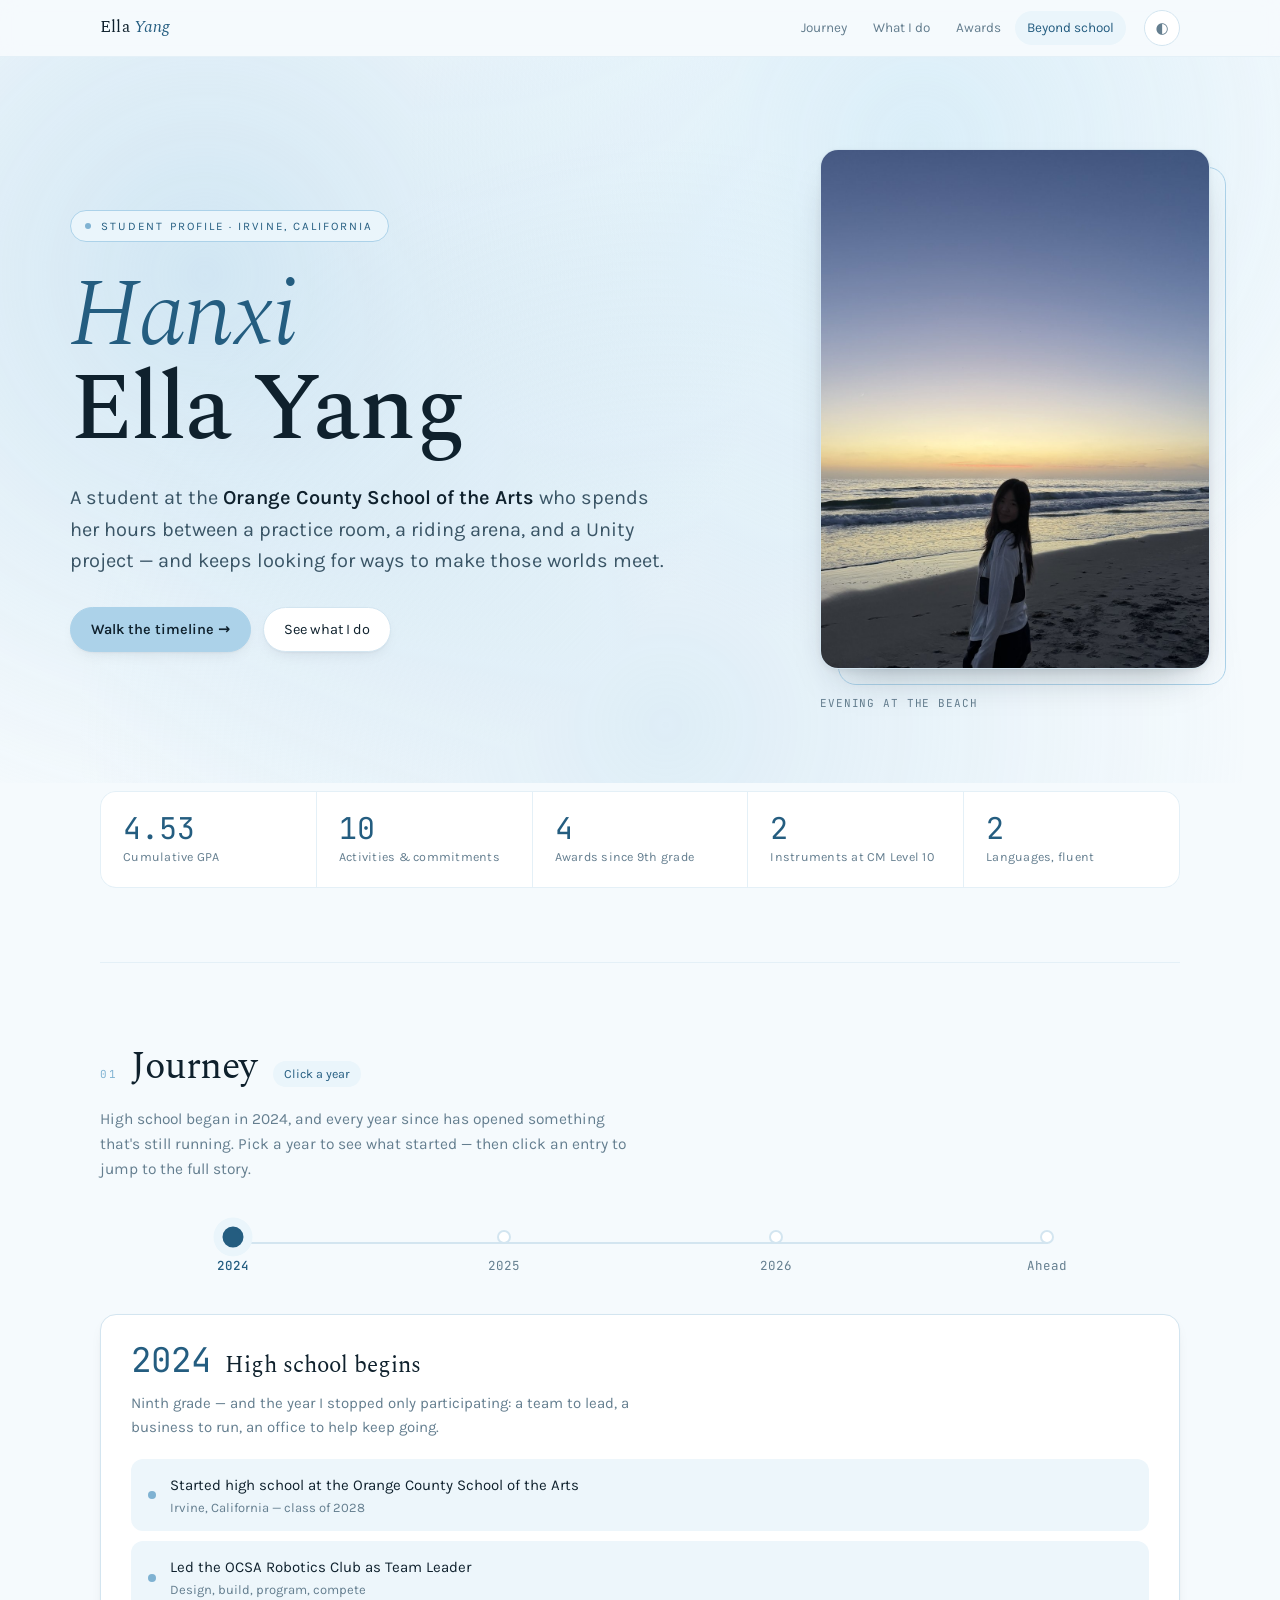
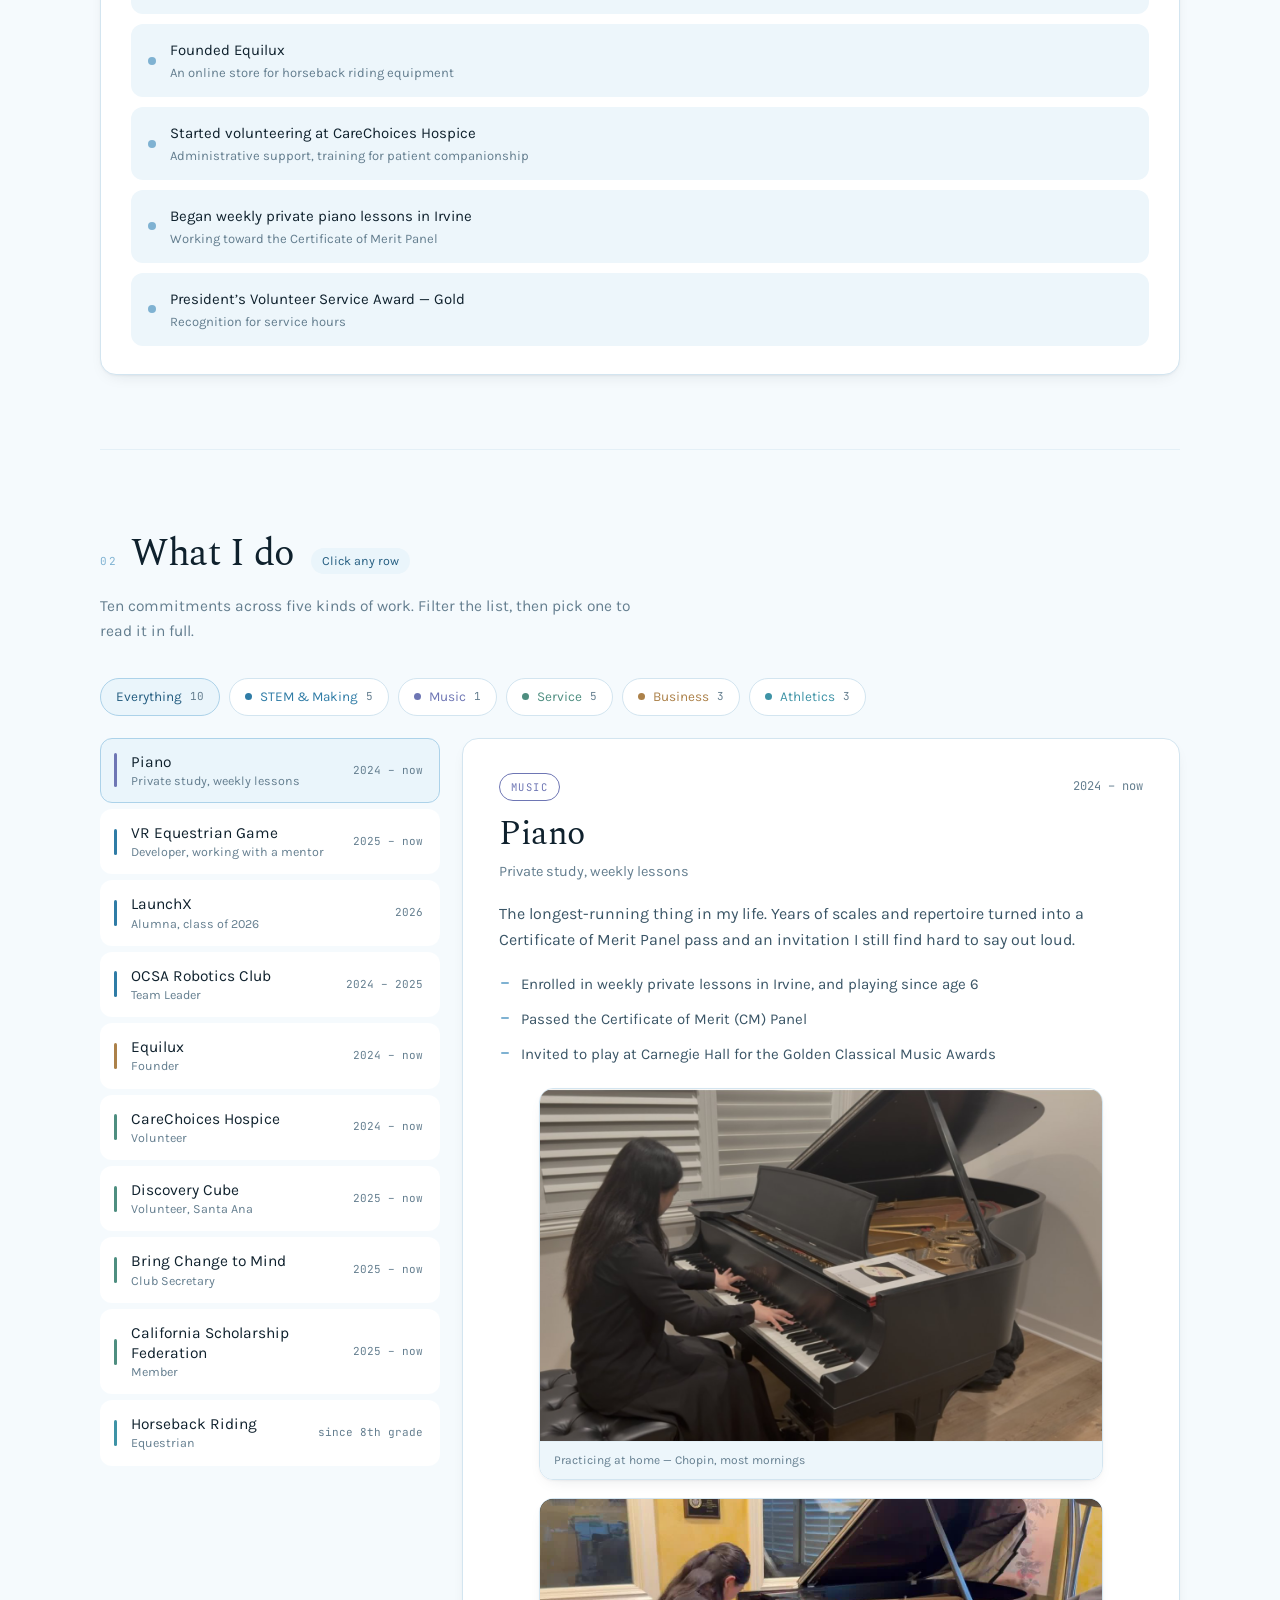
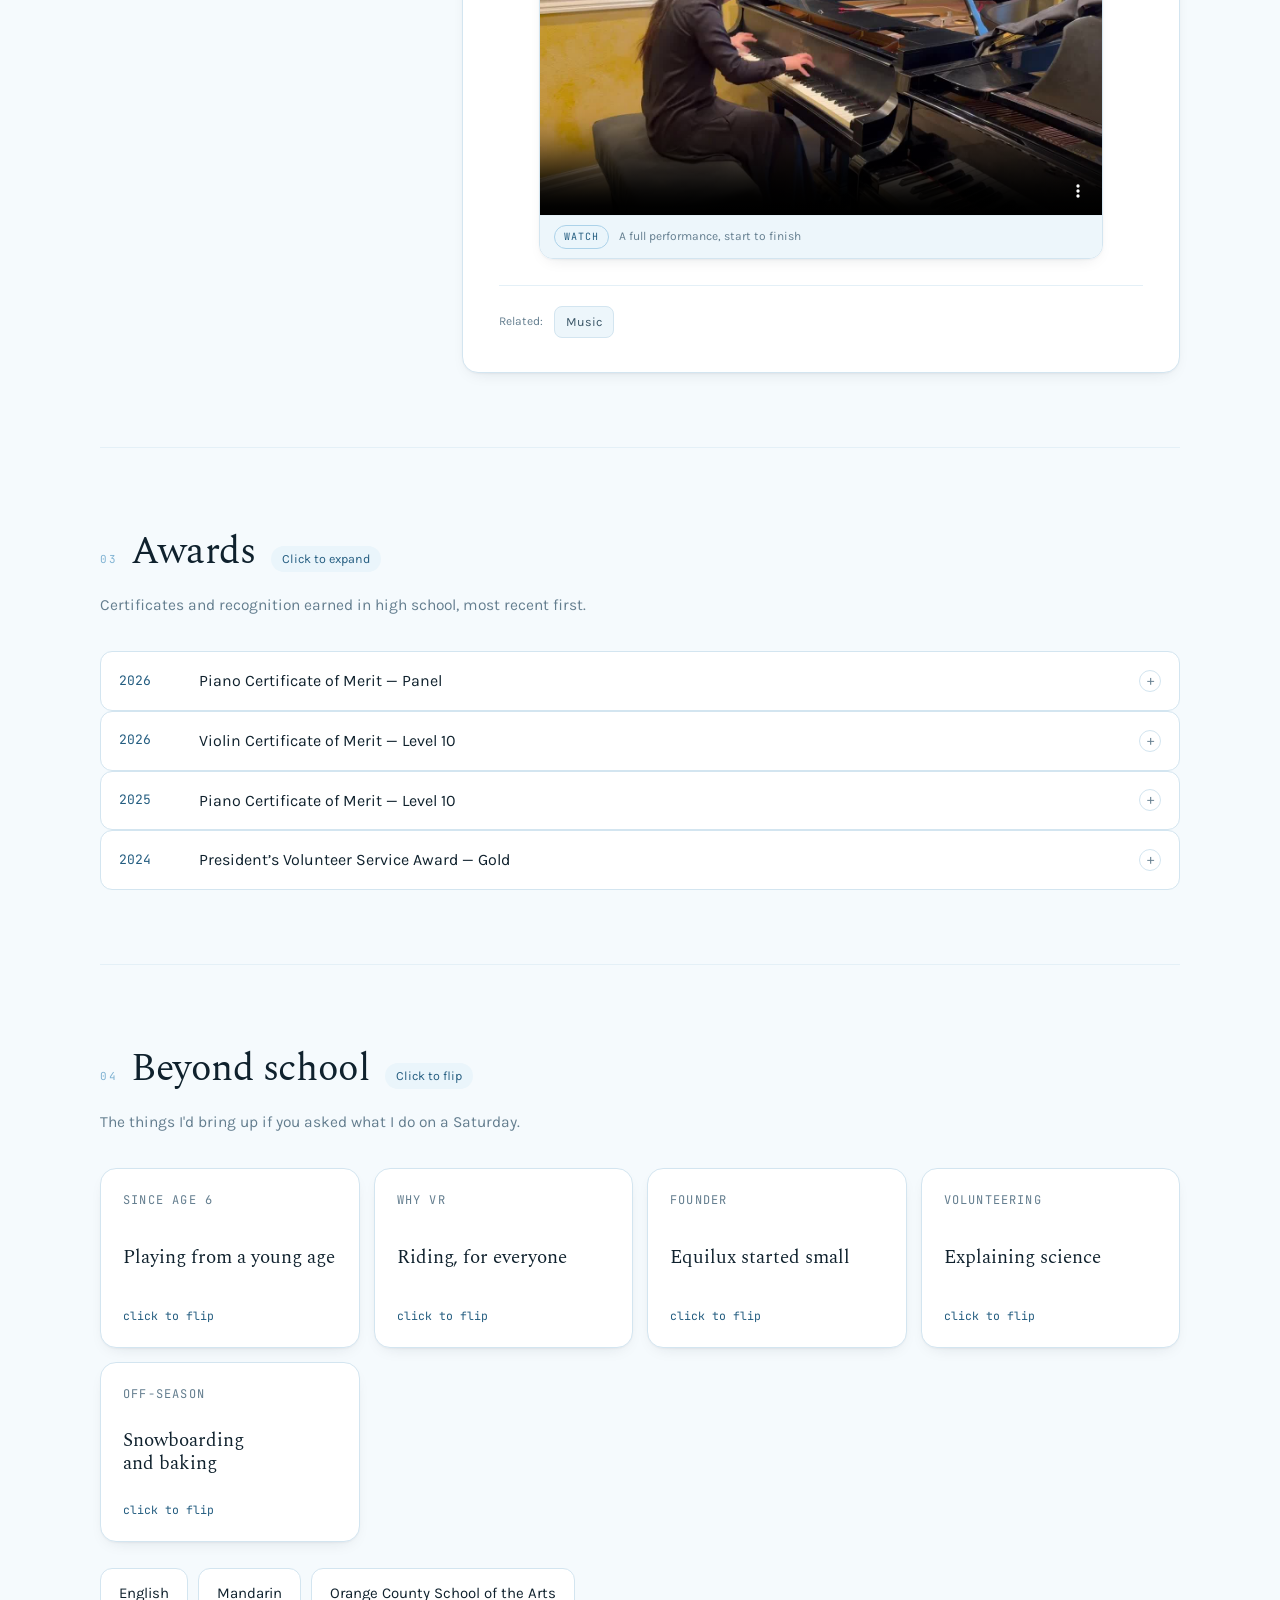
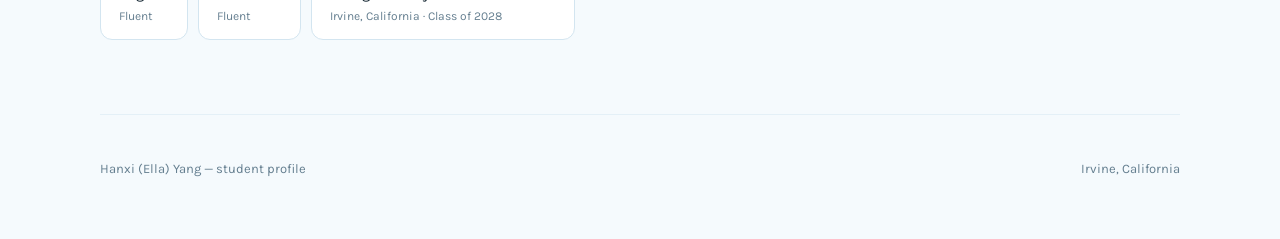
<file: index.html>
<!doctype html>
<html lang="en" data-theme="light">
<head>
<meta charset="utf-8">
<meta name="viewport" content="width=device-width, initial-scale=1">
<title>Ella Yang</title>
<link rel="preconnect" href="https://fonts.googleapis.com">
<link rel="preconnect" href="https://fonts.gstatic.com" crossorigin>
<link rel="stylesheet" href="https://fonts.googleapis.com/css2?family=Spectral:ital,wght@0,300;0,400;0,500;1,300;1,400&family=Karla:wght@300;400;500;600&family=JetBrains+Mono:wght@400;500&display=swap">
<link rel="stylesheet" href="styles.css">
</head>
<body>

<div class="top">
  <div class="top-in">
    <span class="brand">Ella <em>Yang</em></span>
    <nav class="jump" id="jump" aria-label="Sections">
      <a href="#journey" class="on">Journey</a>
      <a href="#work">What I do</a>
      <a href="#awards">Awards</a>
      <a href="#beyond">Beyond school</a>
    </nav>
    <button class="tbtn" id="themeBtn" type="button" aria-label="Switch light or dark theme">◐</button>
  </div>
</div>

<header class="hero">
  <canvas id="wash" aria-hidden="true"></canvas>
  <div class="wrap hero-in">
    <div class="hero-copy">
      <span class="kicker"><span class="pulse"></span>Student profile · Irvine, California</span>
      <h1><span class="l1">Hanxi</span><span class="l2">Ella Yang</span></h1>
      <p class="lede">A student at the <b>Orange County School of the Arts</b> who spends her hours between a practice room, a riding arena, and a Unity project — and keeps looking for ways to make those worlds meet.</p>
      <div class="cta">
        <button class="btn primary" type="button" data-scroll="#journey">Walk the timeline →</button>
        <button class="btn" type="button" data-scroll="#work">See what I do</button>
      </div>
    </div>
    <figure class="hero-art">
      <span class="frame"><img id="heroImg" alt="Ella standing on the beach at sunset"></span>
      <figcaption>Evening at the beach</figcaption>
    </figure>
  </div>
</header>

<main class="wrap">

  <section id="glance" style="border-top:0;padding-top:0">
    <div class="stats" id="stats">
      <div class="stat"><span class="v mono" data-to="4.53" data-dec="2">0.00</span><span class="k">Cumulative GPA</span></div>
      <div class="stat"><span class="v mono" data-to="10">0</span><span class="k">Activities &amp; commitments</span></div>
      <div class="stat"><span class="v mono" data-to="4">0</span><span class="k">Awards since 9th grade</span></div>
      <div class="stat"><span class="v mono" data-to="2">0</span><span class="k">Instruments at CM Level 10</span></div>
      <div class="stat"><span class="v mono" data-to="2">0</span><span class="k">Languages, fluent</span></div>
    </div>
  </section>

  <section id="journey">
    <div class="shead"><span class="n">01</span><h2>Journey</h2><span class="hint">Click a year</span></div>
    <p class="slede">High school began in 2024, and every year since has opened something that's still running. Pick a year to see what started — then click an entry to jump to the full story.</p>

    <div class="rail">
      <div class="rail-line" id="railLine" aria-hidden="true"></div>
      <div class="rail-fill" id="railFill" aria-hidden="true"></div>
      <div class="rail-btns" id="rail" role="tablist" aria-label="Choose a year"></div>
    </div>

    <div class="yearcard" id="yearCard" role="tabpanel" aria-live="polite"></div>
  </section>

  <section id="work">
    <div class="shead"><span class="n">02</span><h2>What I do</h2><span class="hint">Click any row</span></div>
    <p class="slede">Ten commitments across five kinds of work. Filter the list, then pick one to read it in full.</p>

    <div class="filters" id="filters" role="group" aria-label="Filter by category">
      <button class="chip" data-cat="all" aria-pressed="true">Everything <span class="ct" data-count="all"></span></button>
      <button class="chip" data-cat="stem" aria-pressed="false" style="color:var(--c-stem)"><span class="dot"></span>STEM &amp; Making <span class="ct" data-count="stem"></span></button>
      <button class="chip" data-cat="music" aria-pressed="false" style="color:var(--c-music)"><span class="dot"></span>Music <span class="ct" data-count="music"></span></button>
      <button class="chip" data-cat="service" aria-pressed="false" style="color:var(--c-service)"><span class="dot"></span>Service <span class="ct" data-count="service"></span></button>
      <button class="chip" data-cat="business" aria-pressed="false" style="color:var(--c-business)"><span class="dot"></span>Business <span class="ct" data-count="business"></span></button>
      <button class="chip" data-cat="sport" aria-pressed="false" style="color:var(--c-sport)"><span class="dot"></span>Athletics <span class="ct" data-count="sport"></span></button>
    </div>

    <div class="explorer">
      <div class="list" id="list" role="tablist" aria-label="Activities" aria-orientation="vertical"></div>
      <article class="detail" id="detail" role="tabpanel" aria-live="polite"></article>
    </div>
  </section>

  <section id="awards">
    <div class="shead"><span class="n">03</span><h2>Awards</h2><span class="hint">Click to expand</span></div>
    <p class="slede">Certificates and recognition earned in high school, most recent first.</p>
    <div class="awards" id="awards"></div>
  </section>

  <section id="beyond">
    <div class="shead"><span class="n">04</span><h2>Beyond school</h2><span class="hint">Click to flip</span></div>
    <p class="slede">The things I'd bring up if you asked what I do on a Saturday.</p>
    <div class="beyond" id="factGrid"></div>
    <div class="langs">
      <div class="lang"><span class="n">English</span><span class="m">Fluent</span></div>
      <div class="lang"><span class="n">Mandarin</span><span class="m">Fluent</span></div>
      <div class="lang"><span class="n">Orange County School of the Arts</span><span class="m">Irvine, California · Class of 2028</span></div>
    </div>
  </section>

  <footer>
    <span>Hanxi (Ella) Yang — student profile</span>
    <span>Irvine, California</span>
  </footer>
</main>

<script src="script.js"></script>
</body>
</html>
</file>
<file: styles.css>
/* ============ tokens ============ */
:root{
  --sky-100:#EAF5FB;
  --sky-200:#BEE1F3;
  --sky-300:#ACD2E9;
  --sky-400:#7FB2D2;
  --sky-600:#245D80;
  --sky-700:#1A465F;

  --paper:#F5FAFD;
  --surface:#FFFFFF;
  --surface-2:#EDF6FB;
  --line:#D3E5F0;
  --line-soft:#E4F0F7;

  --ink:#0F212D;
  --ink-2:#3A5566;
  --muted:#647E8F;

  --amber:#C08A47;

  --c-music:#6E76B4;
  --c-stem:#2F7CA6;
  --c-service:#4E8E80;
  --c-business:#AC8149;
  --c-sport:#3E93A6;

  --logo-tile:#FFFFFF;
  --shadow-1:0 1px 2px rgba(15,33,45,.04), 0 6px 18px -10px rgba(15,33,45,.18);
  --shadow-2:0 2px 6px rgba(15,33,45,.06), 0 20px 40px -22px rgba(15,33,45,.4);
  --r:16px;
  --maxw:1140px;
  color-scheme:light;
}
@media (prefers-color-scheme: dark){
  :root:not([data-theme="light"]){
    --sky-100:#16303F;
    --sky-200:#2A5470;
    --sky-300:#ACD2E9;
    --sky-400:#8FC3DF;
    --sky-600:#BEE1F3;
    --sky-700:#D7EEF9;

    --paper:#0B161E;
    --surface:#12232E;
    --surface-2:#182F3D;
    --line:#26404F;
    --line-soft:#1D3441;

    --ink:#E9F3F9;
    --ink-2:#BFD5E1;
    --muted:#8AA5B6;

    --amber:#DFAF71;

    --c-music:#A6ABE2;
    --c-stem:#7CBBDD;
    --c-service:#89C1B2;
    --c-business:#D6AE79;
    --c-sport:#7BC3D3;

    --logo-tile:#FFFFFF;
    --shadow-1:0 1px 2px rgba(0,0,0,.34), 0 8px 22px -12px rgba(0,0,0,.62);
    --shadow-2:0 2px 8px rgba(0,0,0,.45), 0 22px 46px -24px rgba(0,0,0,.85);
    color-scheme:dark;
  }
}
:root[data-theme="dark"]{
  --sky-100:#16303F;
  --sky-200:#2A5470;
  --sky-300:#ACD2E9;
  --sky-400:#8FC3DF;
  --sky-600:#BEE1F3;
  --sky-700:#D7EEF9;

  --paper:#0B161E;
  --surface:#12232E;
  --surface-2:#182F3D;
  --line:#26404F;
  --line-soft:#1D3441;

  --ink:#E9F3F9;
  --ink-2:#BFD5E1;
  --muted:#8AA5B6;

  --amber:#DFAF71;

  --c-music:#A6ABE2;
  --c-stem:#7CBBDD;
  --c-service:#89C1B2;
  --c-business:#D6AE79;
  --c-sport:#7BC3D3;

  --logo-tile:#FFFFFF;
  --shadow-1:0 1px 2px rgba(0,0,0,.34), 0 8px 22px -12px rgba(0,0,0,.62);
  --shadow-2:0 2px 8px rgba(0,0,0,.45), 0 22px 46px -24px rgba(0,0,0,.85);
  color-scheme:dark;
}

/* ============ base ============ */
*{box-sizing:border-box}
html{scroll-behavior:smooth}
body{
  margin:0;
  background:var(--paper);
  color:var(--ink);
  font-family:"Karla", ui-sans-serif, system-ui, -apple-system, "Segoe UI", sans-serif;
  font-size:16.5px;
  line-height:1.6;
  -webkit-font-smoothing:antialiased;
}
h1,h2,h3,h4{font-family:"Spectral", ui-serif, Georgia, serif;font-weight:400;margin:0;text-wrap:balance}
p{margin:0}
button{font:inherit;color:inherit}
:focus-visible{outline:2px solid var(--sky-600);outline-offset:3px;border-radius:6px}
.mono{font-family:"JetBrains Mono", ui-monospace, SFMono-Regular, Menlo, monospace;font-variant-numeric:tabular-nums}
.wrap{max-width:var(--maxw);margin:0 auto;padding:0 30px}
.sr{position:absolute;width:1px;height:1px;overflow:hidden;clip:rect(0 0 0 0);white-space:nowrap}

/* ============ topbar ============ */
.top{position:sticky;top:0;z-index:40;background:color-mix(in oklab, var(--paper) 86%, transparent);
  backdrop-filter:blur(12px);border-bottom:1px solid var(--line-soft)}
.top-in{max-width:var(--maxw);margin:0 auto;padding:10px 30px;display:flex;align-items:center;gap:18px}
.brand{font-family:"Spectral",serif;font-size:17px;letter-spacing:.01em;margin-right:auto;white-space:nowrap}
.brand em{font-style:italic;color:var(--sky-600)}
.jump{display:flex;gap:2px;overflow-x:auto;scrollbar-width:none}
.jump::-webkit-scrollbar{display:none}
.jump a{font-size:13.5px;color:var(--muted);text-decoration:none;padding:6px 12px;border-radius:999px;white-space:nowrap}
.jump a:hover{color:var(--ink);background:var(--surface-2)}
.jump a.on{color:var(--sky-600);background:var(--sky-100)}
.tbtn{flex:none;width:36px;height:36px;border-radius:50%;border:1px solid var(--line);background:var(--surface);
  color:var(--muted);cursor:pointer;display:grid;place-items:center;font-size:15px}
.tbtn:hover{color:var(--sky-600);border-color:var(--sky-300)}

/* ============ hero ============ */
.hero{position:relative;overflow:hidden}
.hero canvas{position:absolute;inset:0;width:100%;height:100%;z-index:0;opacity:.9}
.hero-in{position:relative;z-index:1;padding:92px 0 70px;display:grid;gap:54px;
  grid-template-columns:minmax(0,1.12fr) minmax(0,.88fr);align-items:center}
.hero-copy{display:grid;gap:26px;max-width:620px}
.hero-art{margin:0;position:relative;justify-self:end;width:100%;max-width:390px}
.hero-art figcaption{margin-top:26px;font-family:"JetBrains Mono",monospace;font-size:11px;
  letter-spacing:.08em;color:var(--muted);text-transform:uppercase}
.hero-art .frame{position:relative;display:block}
.hero-art img{position:relative;z-index:1;display:block;width:100%;aspect-ratio:3/4;object-fit:cover;
  border-radius:18px;border:1px solid var(--line);box-shadow:var(--shadow-2);background:var(--surface-2)}
.hero-art .frame::after{content:"";position:absolute;inset:18px -16px -16px 18px;border:1px solid var(--sky-300);
  border-radius:18px;z-index:0}
.kicker{display:inline-flex;align-items:center;gap:10px;font-size:11.5px;letter-spacing:.18em;
  text-transform:uppercase;color:var(--sky-600);background:var(--sky-100);border:1px solid var(--sky-300);
  padding:6px 14px;border-radius:999px;width:max-content}
.kicker .pulse{width:6px;height:6px;border-radius:50%;background:var(--sky-400);animation:pulse 2.6s ease-in-out infinite}
@keyframes pulse{0%,100%{opacity:.35}50%{opacity:1}}
h1{font-size:clamp(48px,9vw,96px);line-height:.98;letter-spacing:-.022em}
h1 .l1{display:block;font-style:italic;font-weight:300;color:var(--sky-600)}
h1 .l2{display:block;font-weight:500}
.lede{max-width:58ch;font-size:clamp(17px,2.2vw,20px);color:var(--ink-2);line-height:1.58}
.lede b{font-weight:600;color:var(--ink)}
.cta{display:flex;gap:12px;flex-wrap:wrap;margin-top:4px}
.btn{border:1px solid var(--line);background:var(--surface);border-radius:999px;padding:10px 20px;
  font-size:14.5px;cursor:pointer;box-shadow:var(--shadow-1);transition:transform .16s ease, border-color .16s ease}
.btn:hover{transform:translateY(-2px);border-color:var(--sky-300)}
.btn.primary{background:var(--sky-300);border-color:var(--sky-300);color:#0F212D;font-weight:600}
.btn.primary:hover{background:var(--sky-200);border-color:var(--sky-200)}

/* ============ stats ============ */
.stats{display:grid;grid-template-columns:repeat(auto-fit,minmax(150px,1fr));gap:1px;background:var(--line-soft);
  border:1px solid var(--line-soft);border-radius:var(--r);overflow:hidden;margin-top:8px}
.stat{background:var(--surface);padding:20px 22px;display:grid;gap:2px}
.stat .v{font-family:"JetBrains Mono",monospace;font-size:30px;color:var(--sky-600);font-variant-numeric:tabular-nums;line-height:1.1}
.stat .k{font-size:12.5px;color:var(--muted);letter-spacing:.02em}

/* ============ sections ============ */
section{padding:74px 0;border-top:1px solid var(--line-soft);scroll-margin-top:66px}
.shead{display:flex;align-items:baseline;gap:14px;margin-bottom:10px;flex-wrap:wrap}
.shead h2{font-size:clamp(28px,4vw,38px);letter-spacing:-.012em}
.shead .n{font-family:"JetBrains Mono",monospace;font-size:11px;color:var(--sky-400);letter-spacing:.14em}
.slede{max-width:60ch;color:var(--muted);font-size:15.5px;margin-bottom:34px}
.hint{font-size:12.5px;color:var(--sky-600);background:var(--sky-100);border-radius:999px;padding:3px 11px;
  display:inline-block;margin-left:2px}

/* ============ timeline ============ */
.rail{position:relative;margin-bottom:34px;padding:6px 0 0}
.rail-line{position:absolute;left:0;right:0;top:26px;height:2px;background:var(--line);border-radius:2px}
.rail-fill{position:absolute;left:0;top:26px;height:2px;background:var(--sky-400);border-radius:2px;
  transition:width .45s cubic-bezier(.4,0,.2,1);width:0}
.rail-btns{position:relative;display:flex;justify-content:space-between;gap:6px}
.rnode{all:unset;cursor:pointer;display:grid;justify-items:center;gap:12px;padding:8px 4px 4px;border-radius:10px;flex:1;text-align:center}
.rnode .dot{width:14px;height:14px;border-radius:50%;background:var(--surface);border:2px solid var(--line);
  transition:transform .28s cubic-bezier(.34,1.56,.64,1), background .2s ease, border-color .2s ease, box-shadow .2s ease}
.rnode .yr{font-family:"JetBrains Mono",monospace;font-size:12.5px;color:var(--muted);transition:color .2s ease}
.rnode:hover .dot{border-color:var(--sky-300);transform:scale(1.18)}
.rnode:hover .yr{color:var(--ink)}
.rnode.done .dot{background:var(--sky-300);border-color:var(--sky-300)}
.rnode.on .dot{background:var(--sky-600);border-color:var(--sky-600);transform:scale(1.5);box-shadow:0 0 0 6px var(--sky-100)}
.rnode.on .yr{color:var(--sky-600);font-weight:500}

.yearcard{background:var(--surface);border:1px solid var(--line);border-radius:var(--r);
  box-shadow:var(--shadow-1);padding:28px 30px;min-height:230px}
.yearcard .yhead{display:flex;align-items:baseline;gap:14px;flex-wrap:wrap;margin-bottom:6px}
.yearcard .ybig{font-family:"JetBrains Mono",monospace;font-size:34px;color:var(--sky-600);line-height:1}
.yearcard h3{font-size:23px}
.yearcard .ysum{color:var(--muted);font-size:15px;max-width:62ch;margin-bottom:20px}
.events{display:grid;gap:10px}
.ev{all:unset;cursor:pointer;display:grid;grid-template-columns:auto 1fr auto;gap:14px;align-items:center;
  padding:13px 16px;border-radius:12px;background:var(--surface-2);border:1px solid transparent;
  transition:background .18s ease, border-color .18s ease, transform .18s ease}
.ev:hover{border-color:var(--sky-300);transform:translateX(3px)}
.ev .tick{width:8px;height:8px;border-radius:50%;background:var(--sky-400)}
.ev .txt{font-size:15px;color:var(--ink)}
.ev .txt small{display:block;color:var(--muted);font-size:13px;line-height:1.45;margin-top:2px}
.ev .go{font-size:12px;color:var(--sky-600);opacity:0;transition:opacity .18s ease;white-space:nowrap}
.ev:hover .go, .ev:focus-visible .go{opacity:1}
.ev.static{cursor:default}
.ev.static:hover{transform:none;border-color:transparent}
.fadein{animation:fadein .38s ease}
@keyframes fadein{from{opacity:0;transform:translateY(8px)}to{opacity:1;transform:none}}

/* ============ explorer ============ */
.filters{display:flex;gap:9px;flex-wrap:wrap;margin-bottom:22px}
.chip{border:1px solid var(--line);background:var(--surface);border-radius:999px;padding:7px 15px;font-size:13.5px;
  color:var(--ink-2);cursor:pointer;display:inline-flex;align-items:center;gap:8px;
  transition:background .18s ease,border-color .18s ease,color .18s ease}
.chip:hover{border-color:var(--sky-300)}
.chip .dot{width:7px;height:7px;border-radius:50%;background:currentColor}
.chip[aria-pressed="true"]{background:var(--sky-100);border-color:var(--sky-300);color:var(--sky-600)}
.chip .ct{font-family:"JetBrains Mono",monospace;font-size:11px;color:var(--muted)}

.explorer{display:grid;grid-template-columns:340px 1fr;gap:22px;align-items:start}
.list{display:grid;gap:6px;max-height:none}
.row{all:unset;cursor:pointer;display:grid;grid-template-columns:3px 1fr auto;gap:14px;align-items:center;
  padding:13px 16px 13px 13px;border-radius:12px;border:1px solid transparent;background:var(--surface);
  transition:background .18s ease,border-color .18s ease,box-shadow .18s ease}
.row .bar{width:3px;height:26px;border-radius:2px;background:var(--line);transition:background .2s ease,height .2s ease}
.row .nm{font-size:15.5px;line-height:1.3}
.row .nm small{display:block;font-size:12.5px;color:var(--muted);margin-top:1px}
.row .yr{font-family:"JetBrains Mono",monospace;font-size:11px;color:var(--muted);white-space:nowrap}
.row:hover{border-color:var(--line);box-shadow:var(--shadow-1)}
.row.on{background:var(--sky-100);border-color:var(--sky-300)}
.row.on .bar{height:34px}
.row.hide{display:none}

.detail{background:var(--surface);border:1px solid var(--line);border-radius:var(--r);box-shadow:var(--shadow-1);
  padding:34px 36px;min-height:420px;position:sticky;top:78px}
.detail .dtop{display:flex;align-items:center;justify-content:space-between;gap:16px;flex-wrap:wrap;margin-bottom:14px}
.detail .badge{font-family:"JetBrains Mono",monospace;font-size:10.5px;letter-spacing:.14em;text-transform:uppercase;
  padding:5px 11px;border-radius:999px;border:1px solid currentColor}
.detail .span{font-family:"JetBrains Mono",monospace;font-size:12px;color:var(--muted)}
.detail h3{font-size:clamp(26px,3.4vw,34px);line-height:1.14;letter-spacing:-.012em}
.detail .role{color:var(--muted);font-size:14.5px;margin-top:6px}
.detail .blurb{margin-top:18px;color:var(--ink-2);font-size:16px;max-width:60ch}
.dmedia{margin-top:22px;border-radius:14px;overflow:hidden;border:1px solid var(--line);box-shadow:var(--shadow-1)}
.dmedia img{display:block;width:100%;aspect-ratio:16/10;object-fit:cover;background:var(--surface-2)}
.dmedia figcaption{font-size:12px;color:var(--muted);padding:9px 14px;background:var(--surface-2);
  border-top:1px solid var(--line-soft)}
.dvideo{margin-top:18px;border-radius:14px;overflow:hidden;border:1px solid var(--line);box-shadow:var(--shadow-1)}
.dvideo video{display:block;width:100%;aspect-ratio:16/9;background:#0B161E}
.dvideo a.vthumb{display:block;position:relative;text-decoration:none;line-height:0}
.dvideo a.vthumb img{display:block;width:100%;aspect-ratio:16/9;object-fit:cover;background:#0B161E}
.dvideo a.vthumb .play{position:absolute;inset:0;display:grid;place-items:center;
  background:linear-gradient(to bottom, rgba(11,22,30,0) 45%, rgba(11,22,30,.28) 100%);
  transition:background .2s ease}
.dvideo a.vthumb .play i{width:64px;height:64px;border-radius:50%;background:rgba(255,255,255,.94);
  display:grid;place-items:center;box-shadow:0 8px 24px rgba(11,22,30,.4);transition:transform .2s ease}
.dvideo a.vthumb .play i::before{content:"";border-left:19px solid #13425C;border-top:12px solid transparent;
  border-bottom:12px solid transparent;margin-left:5px}
.dvideo a.vthumb:hover .play{background:linear-gradient(to bottom, rgba(11,22,30,.12) 0%, rgba(11,22,30,.38) 100%)}
.dvideo a.vthumb:hover .play i{transform:scale(1.08)}
.dvideo .ytlink{margin-left:auto;font-size:11.5px;white-space:nowrap;color:var(--sky-600);
  text-decoration:none;font-family:"JetBrains Mono",monospace}
.dvideo .ytlink:hover{text-decoration:underline}
.dvideo figcaption{display:flex;gap:10px;align-items:baseline;flex-wrap:wrap;font-size:12px;color:var(--muted);
  padding:9px 14px;background:var(--surface-2);border-top:1px solid var(--line-soft)}
.ddemo{margin-top:22px;border:1px solid var(--line);border-radius:14px;background:var(--surface-2);
  padding:22px 24px 24px}
.ddemo .dhead{display:flex;align-items:center;gap:11px;margin-bottom:11px;flex-wrap:wrap}
.ddemo .dhead h4{font-size:19px;line-height:1.2}
.ddemo .lead{font-size:14.5px;color:var(--ink-2);max-width:60ch;line-height:1.55}
.dcols{display:grid;grid-template-columns:1fr 1fr;gap:22px;margin-top:20px}
.dcols h5{font-family:"JetBrains Mono",monospace;font-size:10px;letter-spacing:.12em;text-transform:uppercase;
  color:var(--muted);margin:0 0 9px;font-weight:500}
.ddemo .dcols ul{list-style:none;margin:0;padding:0;display:grid;gap:8px}
.ddemo .dcols li{font-size:13.5px;color:var(--ink-2);padding-left:16px;position:relative;line-height:1.5}
.ddemo .dcols li::before{content:"";position:absolute;left:1px;top:8px;width:5px;height:5px;border-radius:50%;
  background:var(--sky-400)}
.dnext{margin-top:20px;padding-top:16px;border-top:1px solid var(--line);font-size:13.5px;color:var(--ink-2);
  max-width:62ch;line-height:1.55}
.ddoc{display:inline-flex;align-items:center;gap:8px;margin-top:18px;font-size:12.5px;color:var(--sky-600);
  text-decoration:none;border:1px solid var(--sky-300);background:var(--sky-100);border-radius:999px;padding:7px 15px;
  transition:background .18s ease}
.ddoc:hover{background:var(--sky-200)}
.tag-watch{font-family:"JetBrains Mono",monospace;font-size:10px;letter-spacing:.1em;text-transform:uppercase;
  color:var(--sky-600);background:var(--sky-100);border:1px solid var(--sky-300);border-radius:999px;padding:3px 9px}
.dmark{margin-top:22px;border:1px solid var(--line);border-radius:14px;background:var(--logo-tile);
  display:grid;place-items:center;padding:24px;min-height:118px}
.dmark img{display:block;max-height:86px;max-width:80%;width:auto;object-fit:contain}
a.dmark{text-decoration:none;cursor:pointer;position:relative;padding-top:38px;
  transition:border-color .18s ease, transform .18s ease, box-shadow .18s ease, background .18s ease}
a.dmark:hover{border-color:var(--sky-300);transform:translateY(-2px);box-shadow:var(--shadow-2)}
a.dmark .visit{position:absolute;top:12px;right:12px;display:inline-flex;align-items:center;gap:6px;
  font-family:"JetBrains Mono",monospace;font-size:10px;letter-spacing:.1em;text-transform:uppercase;
  color:var(--sky-600);background:var(--sky-100);border:1px solid var(--sky-300);
  border-radius:999px;padding:4px 10px;transition:background .18s ease}
a.dmark .visit i{font-style:normal;transition:transform .18s ease}
a.dmark:hover .visit{background:var(--sky-200)}
a.dmark:hover .visit i{transform:translate(2px,-2px)}
.dmarkcap{margin-top:9px;font-size:12.5px;color:var(--muted);display:flex;gap:8px;flex-wrap:wrap;align-items:baseline}
.dmarkcap .host{font-family:"JetBrains Mono",monospace;font-size:11.5px;color:var(--sky-600)}
.detail ul{list-style:none;margin:20px 0 0;padding:0;display:grid;gap:12px;max-width:62ch}
.detail li{position:relative;padding-left:22px;font-size:15px;color:var(--ink-2);line-height:1.55}
.detail li::before{content:"";position:absolute;left:2px;top:9px;width:8px;height:2px;background:var(--sky-400);border-radius:2px}
.detail .foot{margin-top:26px;padding-top:20px;border-top:1px solid var(--line-soft);display:flex;gap:9px;flex-wrap:wrap;align-items:center}
.detail .foot .lbl{font-size:12px;color:var(--muted);margin-right:2px}
.tagbtn{border:1px solid var(--line);background:var(--surface-2);border-radius:8px;padding:5px 11px;font-size:12.5px;
  color:var(--ink-2);cursor:pointer}
.tagbtn:hover{border-color:var(--sky-300);color:var(--sky-600)}
.swap{animation:swap .34s ease}
@keyframes swap{from{opacity:0;transform:translateY(10px)}to{opacity:1;transform:none}}

/* ============ awards ============ */
.awards{display:grid;gap:8px}
.aw{border:1px solid var(--line);border-radius:12px;background:var(--surface);overflow:hidden}
.aw > button{all:unset;cursor:pointer;display:grid;grid-template-columns:64px 1fr auto;gap:16px;align-items:center;
  width:100%;padding:16px 18px;box-sizing:border-box}
.aw > button:hover{background:var(--surface-2)}
.aw .y{font-family:"JetBrains Mono",monospace;font-size:13px;color:var(--sky-600)}
.aw .t{font-size:16px}
.aw .plus{width:22px;height:22px;border-radius:50%;border:1px solid var(--line);display:grid;place-items:center;
  font-size:14px;color:var(--muted);transition:transform .26s ease,background .2s ease,color .2s ease;line-height:1}
.aw.open .plus{transform:rotate(45deg);background:var(--sky-300);color:#0F212D;border-color:var(--sky-300)}
.aw .body{display:grid;grid-template-rows:0fr;transition:grid-template-rows .3s ease}
.aw.open .body{grid-template-rows:1fr}
.aw .body > div{overflow:hidden}
.aw .body p{padding:0 18px 14px 80px;color:var(--ink-2);font-size:14.5px;max-width:70ch}
.aw .body img{display:block;width:min(320px,86%);margin:0 18px 20px 80px;border-radius:10px;
  border:1px solid var(--line);box-shadow:var(--shadow-1)}

/* ============ beyond ============ */
.beyond{display:grid;grid-template-columns:repeat(auto-fit,minmax(215px,1fr));gap:14px}
.flip{background:none;border:0;padding:0;cursor:pointer;perspective:900px;height:180px}
.flip-in{position:relative;width:100%;height:100%;transition:transform .6s cubic-bezier(.4,0,.2,1);transform-style:preserve-3d}
.flip.on .flip-in{transform:rotateY(180deg)}
.face{position:absolute;inset:0;backface-visibility:hidden;border-radius:var(--r);border:1px solid var(--line);
  padding:22px;display:flex;flex-direction:column;justify-content:space-between;text-align:left;box-shadow:var(--shadow-1)}
.face.front{background:var(--surface)}
.face.back{background:var(--sky-100);border-color:var(--sky-300);transform:rotateY(180deg)}
.face h4{font-size:19px;line-height:1.2}
.face .sub{font-size:12px;color:var(--muted);letter-spacing:.1em;text-transform:uppercase;
  font-family:"JetBrains Mono",monospace}
.face p{font-size:14px;color:var(--ink-2);line-height:1.5}
.face .turn{font-size:11.5px;color:var(--sky-600);font-family:"JetBrains Mono",monospace}

.langs{display:flex;gap:10px;flex-wrap:wrap;margin-top:26px}
.lang{border:1px solid var(--line);background:var(--surface);border-radius:12px;padding:12px 18px;display:grid;gap:2px}
.lang .n{font-size:15px}
.lang .m{font-size:12px;color:var(--muted)}

footer{padding:44px 0 60px;border-top:1px solid var(--line-soft);display:flex;justify-content:space-between;
  gap:16px;flex-wrap:wrap;color:var(--muted);font-size:13px}

/* ============ responsive ============ */
@media (max-width:940px){
  .explorer{grid-template-columns:1fr}
  .hero-in{grid-template-columns:1fr;gap:38px}
  .dcols{grid-template-columns:1fr;gap:18px}
  .hero-art{justify-self:start;max-width:420px}
  .hero-art .frame::after{inset:14px -12px -12px 14px}
  .detail{position:static;min-height:0;padding:26px 24px}
  .list{grid-auto-rows:min-content}
}
@media (max-width:680px){
  .wrap,.top-in{padding-left:20px;padding-right:20px}
  .hero-in{padding:64px 0 52px}
  section{padding:56px 0}
  .yearcard{padding:22px 20px}
  .rail-btns{gap:2px}
  .rnode .yr{font-size:11px}
  .aw > button{grid-template-columns:52px 1fr auto;gap:10px}
  .aw .body p{padding-left:20px}
  .aw .body img{margin-left:20px}
  .ev{grid-template-columns:auto 1fr;padding:12px 14px}
  .ev .go{display:none}
}
@media (prefers-reduced-motion: reduce){
  html{scroll-behavior:auto}
  *{animation-duration:.001ms!important;transition-duration:.001ms!important}
}
</file>
